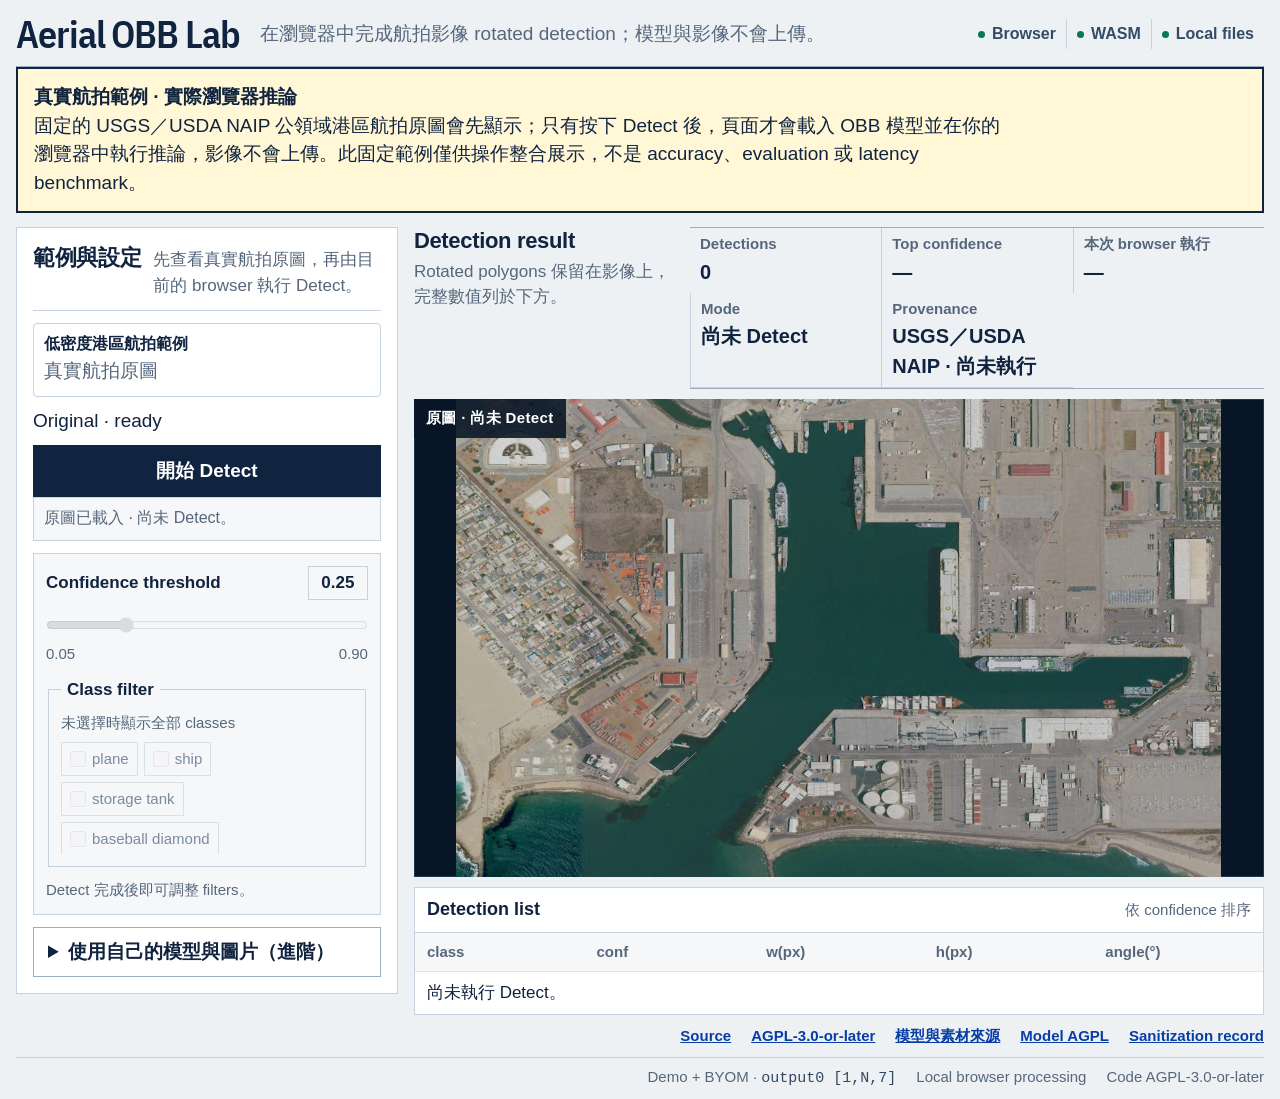
<file: demo/web/index.html>
<!doctype html>
<html lang="zh-Hant-TW">
<head>
  <meta charset="utf-8" />
  <meta name="viewport" content="width=device-width, initial-scale=1" />
  <meta name="color-scheme" content="light" />
  <meta name="theme-color" content="#edf1f4" />
  <title>Aerial OBB Lab · Browser-native rotated detection</title>
  <link rel="stylesheet" href="style.css" />
</head>
<body>
<a class="skip-link" href="#mainContent">跳至主要工作區</a>
<div class="page-shell">
  <header class="product-header">
    <div class="product-copy">
      <h1>Aerial OBB Lab</h1>
      <p>在瀏覽器中完成航拍影像 rotated detection；模型與影像不會上傳。</p>
    </div>
    <ul class="trust-signals" aria-label="執行方式">
      <li><span aria-hidden="true"></span>Browser</li>
      <li><span aria-hidden="true"></span>WASM</li>
      <li><span aria-hidden="true"></span>Local files</li>
    </ul>
  </header>

  <section id="claimBoundary" class="claim-boundary" aria-labelledby="claimTitle">
    <strong id="claimTitle">真實航拍範例 · 實際瀏覽器推論</strong>
    <p>固定的 USGS／USDA NAIP 公領域港區航拍原圖會先顯示；只有按下 Detect 後，頁面才會載入 OBB 模型並在你的瀏覽器中執行推論，影像不會上傳。此固定範例僅供操作整合展示，不是 accuracy、evaluation 或 latency benchmark。</p>
  </section>

  <main id="mainContent" tabindex="-1">
    <div id="workbench" class="workbench">
      <aside id="controlRail" class="control-rail" aria-labelledby="controlsTitle">
        <div class="rail-heading">
          <h2 id="controlsTitle">範例與設定</h2>
          <p>先查看真實航拍原圖，再由目前的 browser 執行 Detect。</p>
        </div>
        <article id="sampleCard" class="sample-card" aria-labelledby="demoSampleTitle">
          <div class="demo-sample-identity">
            <h3 id="demoSampleTitle">低密度港區航拍範例</h3>
            <p id="demoSampleKind">真實航拍原圖</p>
          </div>
          <p id="sampleState">Original · ready</p>
          <button id="demoDetectBtn" type="button" aria-describedby="claimTitle">開始 Detect</button>
          <button id="viewToggleBtn" class="secondary-action" type="button" hidden>查看原圖</button>
        </article>
        <p id="status" class="status" role="status" aria-live="polite">原圖已載入 · 尚未 Detect。</p>
        <button id="runtimeRetryBtn" class="runtime-retry" type="button" hidden>重試載入 Browser runtime</button>
        <div id="resultControls" class="result-controls" data-ready="false" aria-disabled="true">
          <div class="control-block threshold-control">
            <div class="control-label-row">
              <label for="confSlider">Confidence threshold</label>
              <output id="confVal" for="confSlider">0.25</output>
            </div>
            <input id="confSlider" name="confidence" type="range" min="0.05" max="0.9" step="0.05" value="0.25" disabled />
            <div class="range-scale" aria-hidden="true"><span>0.05</span><span>0.90</span></div>
          </div>
          <fieldset id="classFilter" class="class-filter">
            <legend>Class filter</legend>
            <p>未選擇時顯示全部 classes</p>
            <div id="classList" class="class-list"></div>
          </fieldset>
          <p id="filterAvailability">Detect 完成後即可調整 filters。</p>
        </div>
        <details id="byomPanel" class="byom-panel">
          <summary>使用自己的模型與圖片（進階）</summary>
          <div id="byomControls">
            <div class="file-stack">
              <label class="file-control model-picker" id="modelDrop" for="modelInput">
                <input type="file" id="modelInput" name="model" accept=".onnx,application/octet-stream" />
                <span class="file-kind">ONNX model</span>
                <strong id="modelLabel">選擇相容的 <code>.onnx</code> model</strong>
                <small>檔案只會由目前的 browser session 讀取</small>
              </label>
              <label class="file-control image-picker" id="fileDrop" for="fileInput">
                <input type="file" id="fileInput" name="image" accept="image/*" />
                <span class="file-kind">Aerial image</span>
                <strong id="fileLabel">選擇或拖放一張影像</strong>
                <small>支援 browser 可解碼的常見 image formats</small>
              </label>
            </div>
            <button id="detectBtn" type="button" disabled>執行 BYOM Detect</button>
          </div>
        </details>
      </aside>
      <section id="resultWorkspace" class="result-workspace" aria-labelledby="resultTitle">
        <div class="result-heading">
          <div class="result-heading-copy">
            <h2 id="resultTitle" tabindex="-1">Detection result</h2>
            <p>Rotated polygons 保留在影像上，完整數值列於下方。</p>
          </div>
          <dl class="result-summary" aria-label="Detection summary">
            <div><dt>Detections</dt><dd id="summaryCount">0</dd></div>
            <div><dt>Top confidence</dt><dd id="summaryTop">—</dd></div>
            <div><dt>本次 browser 執行</dt><dd id="runtimeValue">—</dd></div>
            <div class="mode-entry"><dt>Mode</dt><dd id="modeBadge">尚未 Detect</dd></div>
            <div class="mode-entry"><dt>Provenance</dt><dd id="provenanceValue">USGS／USDA NAIP · 尚未執行</dd></div>
          </dl>
        </div>
        <div id="resultViewport" class="result-viewport">
          <figure id="demoFigure" class="viewport-original">
            <figcaption id="demoFigureLabel">原圖 · 尚未 Detect</figcaption>
            <img id="demoOriginalImage" src="samples/harbor.jpg" width="1280" height="800"
                 alt="低密度港區的真實航拍原圖" />
            <img id="viewportByomImage" hidden alt="使用者選擇的航拍影像" />
          </figure>
          <div class="canvas-frame" id="canvasFrame" hidden>
            <canvas id="canvas" aria-label="Oriented detection result" aria-describedby="canvasDescription"></canvas>
            <p id="canvasDescription" class="visually-hidden">尚無 detection result。</p>
          </div>
        </div>
        <section class="detections" aria-labelledby="tableTitle">
          <div class="table-heading">
            <h3 id="tableTitle">Detection list</h3>
            <span>依 confidence 排序</span>
          </div>
          <div class="table-scroll" tabindex="0" aria-label="Detection results table">
            <table id="resultsTable">
              <thead>
                <tr>
                  <th scope="col">class</th><th scope="col">conf</th><th scope="col">w(px)</th>
                  <th scope="col">h(px)</th><th scope="col">angle(°)</th>
                </tr>
              </thead>
              <tbody id="resultsBody">
                <tr data-empty="true"><td colspan="5">尚未執行 Detect。</td></tr>
              </tbody>
            </table>
          </div>
        </section>
      </section>
    </div>
  </main>

  <nav class="source-links" aria-label="Project links">
    <a href="https://github.com/kuotunyu/aerial-obb-lab">Source</a>
    <a href="https://github.com/kuotunyu/aerial-obb-lab/blob/main/LICENSE">AGPL-3.0-or-later</a>
    <a href="THIRD_PARTY_NOTICES.md">模型與素材來源</a>
    <a href="third_party/ULTRALYTICS-AGPL-3.0.txt">Model AGPL</a>
    <a href="third_party/yolo26n-obb-privacy-sanitization.json">Sanitization record</a>
  </nav>

  <footer>
    <span>Demo + BYOM · <code>output0 [1,N,7]</code></span>
    <span>Local browser processing</span>
    <span>Code AGPL-3.0-or-later</span>
  </footer>
</div>
<script src="obb.js"></script>
<script src="demo-assets.js"></script>
<script src="app.js"></script>
</body>
</html>
</file>
<file: demo/web/style.css>
@font-face {
  font-family: "IBM Plex Sans Condensed";
  src: url("fonts/IBMPlexSansCondensed-SemiBold.woff2") format("woff2");
  font-style: normal;
  font-weight: 600;
  font-display: swap;
}

:root {
  color-scheme: light;
  --font-body: 19px;
  --content-max: 1760px;
  --page: #edf1f4;
  --surface: #ffffff;
  --surface-muted: #f5f7f9;
  --ink: #10233f;
  --ink-secondary: #344b66;
  --muted: #56677c;
  --line: #c7d2df;
  --line-strong: #9dadbf;
  --canvas: #081526;
  --canvas-line: #203651;
  --accent: #165dff;
  --accent-hover: #0b4de1;
  --accent-soft: #eaf0ff;
  --accent-ink: #073da5;
  --running-line: #a9bde9;
  --running-ink: #17499f;
  --success: #087858;
  --success-soft: #e6f5ef;
  --success-line: #9ecfbe;
  --warning: #865700;
  --danger: #b42318;
  --danger-soft: #fff0ee;
  --danger-line: #efb0aa;
  --disabled: #aab8c9;
  --focus: #005fcc;
  --code-ink: #334861;
  --radius: 0;
  --radius-small: 0;
}

* {
  box-sizing: border-box;
}

[hidden] {
  display: none !important;
}

html {
  background: var(--page);
}

body {
  margin: 0;
  color: var(--ink);
  background: var(--page);
  font-family: Aptos, "Segoe UI Variable", "Noto Sans TC", "Microsoft JhengHei", sans-serif;
  font-size: var(--font-body);
  line-height: 1.5;
  text-rendering: optimizeLegibility;
}

.skip-link {
  position: fixed;
  top: 0;
  left: 0;
  z-index: 10;
  width: 1px;
  height: 1px;
  padding: 0;
  margin: -1px;
  overflow: hidden;
  clip: rect(0 0 0 0);
  clip-path: inset(50%);
  white-space: nowrap;
}

.skip-link:focus-visible {
  width: auto;
  height: auto;
  padding: 10px 14px;
  margin: 0;
  overflow: visible;
  clip: auto;
  clip-path: none;
  outline: 3px solid var(--focus);
  outline-offset: 2px;
  background: var(--ink);
  color: var(--surface);
  font-weight: 750;
  text-decoration: none;
}

button,
input {
  font: inherit;
}

button,
label,
input[type="range"] {
  -webkit-tap-highlight-color: transparent;
}

code,
output,
td,
.trust-signals {
  font-variant-numeric: tabular-nums;
}

.page-shell {
  width: calc(100% - 32px);
  max-width: var(--content-max);
  margin: 0 auto;
  padding: 14px 0 10px;
}

.product-header {
  display: grid;
  grid-template-columns: max-content minmax(320px, 1fr) max-content;
  align-items: center;
  gap: 20px;
  padding: 0 0 12px;
  border-bottom: 1px solid var(--line-strong);
}

.claim-boundary {
  border: 2px solid var(--ink);
  background: #fff7d6;
  padding: 14px 16px;
  margin-bottom: 14px;
}

.claim-boundary h2 {
  margin: 0 0 6px;
  font-size: 1.15rem;
}

.claim-boundary p {
  margin: 0;
  max-width: 92ch;
}

.product-copy {
  display: contents;
}

.product-copy h1 {
  margin: 0;
  font-family: "IBM Plex Sans Condensed", "Arial Narrow", sans-serif;
  font-size: clamp(38px, 3vw, 42px);
  font-weight: 600;
  line-height: 1.05;
  letter-spacing: -0.028em;
}

.product-copy p {
  max-width: none;
  margin: 0;
  color: var(--muted);
  font-size: 19px;
  line-height: 1.4;
}

.trust-signals {
  display: flex;
  flex: 0 0 auto;
  gap: 0;
  padding: 0;
  margin: 0;
  list-style: none;
}

.trust-signals li {
  display: inline-flex;
  align-items: center;
  gap: 7px;
  min-height: 30px;
  padding: 2px 10px;
  border-left: 1px solid var(--line);
  border-radius: 0;
  background: transparent;
  color: var(--ink-secondary);
  font-size: 16px;
  font-weight: 720;
}

.trust-signals li:first-child {
  border-left: 0;
}

.trust-signals li span {
  width: 7px;
  height: 7px;
  border-radius: 50%;
  background: var(--success);
}

.workbench {
  display: grid;
  grid-template-columns: minmax(320px, 31fr) minmax(0, 69fr);
  gap: 16px;
  align-items: start;
  margin-top: 12px;
}

.control-rail {
  min-width: 0;
  padding: 16px;
  border: 1px solid var(--line);
  border-radius: var(--radius);
  background: var(--surface);
}

.sample-card {
  display: grid;
  gap: 10px;
  margin-top: 12px;
}

.sample-card button,
.sample-card .secondary-action {
  grid-column: 1 / -1;
}

.sample-card p {
  margin: 0;
}

.demo-sample-identity {
  display: grid;
  gap: 2px;
  margin: 0;
  padding: 10px;
  border: 1px solid var(--line);
  border-radius: 4px;
  background: var(--surface);
}

.demo-sample-identity h3 { margin: 0; font-size: 1rem; }
.demo-sample-identity p { color: var(--muted); }

.result-viewport {
  position: relative;
  display: grid;
  aspect-ratio: 16 / 9;
  min-height: min(410px, 68vh);
  max-height: 68vh;
  overflow: hidden;
  outline: 1px solid var(--canvas-line);
  outline-offset: -1px;
  background: var(--canvas);
}

.viewport-original,
.canvas-frame {
  grid-area: 1 / 1;
  width: 100%;
  height: 100%;
  min-height: 0;
  margin: 0;
}

.viewport-original {
  position: relative;
}

.viewport-original figcaption {
  position: absolute;
  top: 0;
  left: 0;
  z-index: 2;
  padding: 8px 12px;
  background: rgba(8, 21, 38, 0.88);
  color: #ffffff;
  font-size: 15px;
  font-weight: 760;
  letter-spacing: 0.025em;
}

.viewport-original img,
.canvas-frame canvas {
  position: absolute;
  inset: 0;
  display: block;
  width: 100%;
  height: 100%;
  max-height: none;
  object-fit: contain;
}

.rail-heading,
.result-heading,
.table-heading {
  display: flex;
  justify-content: space-between;
  gap: 18px;
}

.rail-heading {
  display: grid;
  grid-template-columns: max-content minmax(0, 1fr);
  align-items: baseline;
  gap: 12px;
  padding-bottom: 12px;
  border-bottom: 1px solid var(--line);
}

.rail-heading p {
  margin: 0;
}

h2,
h3,
p {
  margin-top: 0;
}

h2 {
  margin-bottom: 4px;
  font-size: 22px;
  font-weight: 780;
  line-height: 1.25;
  letter-spacing: -0.015em;
}

h3 {
  margin-bottom: 0;
  font-size: 18px;
  line-height: 1.3;
}

.rail-heading p,
.result-heading p {
  max-width: none;
  margin-bottom: 0;
  color: var(--muted);
  font-size: 17px;
}

.file-stack {
  display: grid;
  gap: 8px;
  margin-top: 6px;
}

#demoDetectBtn,
.secondary-action {
  width: 100%;
  min-height: 52px;
  border: 2px solid var(--ink);
  border-radius: 0;
  background: var(--ink);
  color: #ffffff;
  font-weight: 780;
  cursor: pointer;
}

.secondary-action {
  background: var(--surface-muted);
  color: var(--ink);
}

#demoDetectBtn:hover:not(:disabled),
.secondary-action:hover {
  border-color: var(--accent);
  background: var(--accent-soft);
  color: var(--accent-ink);
}

#demoDetectBtn:focus-visible,
.secondary-action:focus-visible {
  outline: 3px solid var(--focus);
  outline-offset: 3px;
}

#demoDetectBtn:disabled {
  border-color: var(--disabled);
  background: var(--disabled);
  cursor: wait;
}

.file-control {
  position: relative;
  display: grid;
  min-height: 86px;
  padding: 6px 42px 6px 14px;
  overflow: hidden;
  border: 1px solid var(--line);
  border-radius: var(--radius-small);
  background: var(--surface-muted);
  cursor: pointer;
  align-content: center;
  row-gap: 1px;
  transition: border-color 140ms ease-out, background-color 140ms ease-out;
}

.file-control::after {
  position: absolute;
  top: 50%;
  right: 16px;
  width: 14px;
  height: 14px;
  border-top: 2px solid var(--accent);
  border-right: 2px solid var(--accent);
  content: "";
  transform: translateY(-50%) rotate(45deg);
}

.file-control:hover {
  border-color: var(--accent);
  background: #f0f4ff;
}

.file-control:focus-within {
  outline: 3px solid var(--focus);
  outline-offset: 3px;
}

.file-control.dragover {
  border-color: var(--accent);
  background: var(--accent-soft);
}

.file-control input {
  position: absolute;
  inset: 0;
  width: 100%;
  height: 100%;
  cursor: pointer;
  opacity: 0;
}

.file-kind {
  color: var(--muted);
  font-size: 15px;
  font-weight: 760;
  line-height: 1.3;
  letter-spacing: 0.035em;
  text-transform: uppercase;
}

.file-control strong {
  align-self: center;
  overflow: hidden;
  color: var(--ink);
  font-size: 18px;
  font-weight: 760;
  line-height: 1.35;
  text-overflow: ellipsis;
  white-space: nowrap;
}

.file-control small {
  color: var(--muted);
  font-size: 15px;
  line-height: 1.3;
}

.control-block,
.class-filter {
  margin-top: 14px;
}

.control-label-row {
  display: flex;
  align-items: baseline;
  justify-content: space-between;
  gap: 16px;
}

.control-label-row label,
.class-filter legend {
  color: var(--ink);
  font-size: 17px;
  font-weight: 750;
}

#confVal {
  min-width: 60px;
  padding: 3px 8px;
  border: 1px solid var(--line);
  border-radius: 0;
  background: var(--surface-muted);
  text-align: center;
  font-size: 17px;
  font-weight: 780;
}

input[type="range"] {
  display: block;
  width: 100%;
  min-height: 44px;
  margin: 3px 0 -4px;
  accent-color: var(--accent);
}

input[type="range"]:focus-visible {
  outline: 3px solid var(--focus);
  outline-offset: 2px;
  border-radius: 0;
}

.range-scale {
  display: flex;
  justify-content: space-between;
  color: var(--muted);
  font-size: 15px;
}

.class-filter {
  min-width: 0;
  padding: 10px 12px 12px;
  border: 1px solid var(--line);
  border-radius: var(--radius-small);
}

.class-filter legend {
  padding: 0 6px;
}

.class-filter > p {
  margin: -1px 0 8px;
  color: var(--muted);
  font-size: 15px;
}

.class-list {
  display: flex;
  flex-wrap: wrap;
  gap: 6px;
  max-height: 112px;
  overflow-y: auto;
  scrollbar-gutter: stable;
}

.class-list label {
  position: relative;
  display: inline-flex;
  align-items: center;
  min-height: 34px;
  padding: 4px 8px;
  border: 1px solid var(--line);
  border-radius: 0;
  color: var(--ink-secondary);
  font-size: 15px;
  cursor: pointer;
}

.class-list label:has(input:checked) {
  border-color: var(--accent);
  background: var(--accent-soft);
  color: var(--accent-ink);
  font-weight: 720;
}

.class-list input {
  width: 16px;
  height: 16px;
  margin: 0 6px 0 0;
  accent-color: var(--accent);
}

.class-list input:focus-visible {
  outline: 2px solid var(--focus);
  outline-offset: 2px;
}

.action-zone {
  margin-top: 14px;
}

.status {
  min-height: 44px;
  margin-bottom: 8px;
  padding: 8px 10px;
  border: 1px solid var(--line);
  border-radius: var(--radius-small);
  background: var(--surface-muted);
  color: var(--muted);
  font-size: 16px;
}

.status[data-kind="running"] {
  border-color: var(--running-line);
  background: var(--accent-soft);
  color: var(--running-ink);
}

.status[data-kind="success"] {
  border-color: var(--success-line);
  background: var(--success-soft);
  color: var(--success);
}

.status[data-kind="error"] {
  border-color: var(--danger-line);
  background: var(--danger-soft);
  color: var(--danger);
}

.runtime-retry {
  width: 100%;
  min-height: 44px;
  margin-bottom: 8px;
  border: 1px solid var(--accent);
  border-radius: var(--radius-small);
  background: var(--surface);
  color: var(--accent-ink);
  font-weight: 700;
  cursor: pointer;
}

.runtime-retry:hover {
  background: var(--accent-soft);
}

.runtime-retry:focus-visible {
  outline: 3px solid var(--focus);
  outline-offset: 3px;
}

#detectBtn {
  width: 100%;
  min-height: 48px;
  border: 0;
  border-radius: var(--radius-small);
  background: var(--accent);
  color: #ffffff;
  font-size: 19px;
  font-weight: 780;
  cursor: pointer;
  transition: background-color 140ms ease-out;
}

#detectBtn:hover:not(:disabled) {
  background: var(--accent-hover);
}

#detectBtn:focus-visible {
  outline: 3px solid var(--focus);
  outline-offset: 3px;
}

#detectBtn:disabled {
  background: var(--disabled);
  color: #f6f8fb;
  cursor: not-allowed;
}

.result-workspace {
  display: flex;
  flex-direction: column;
  min-width: 0;
}

.class-list label:has(input:disabled) {
  cursor: not-allowed;
  opacity: 0.62;
}

.result-controls {
  display: grid;
  grid-template-columns: minmax(0, 1fr);
  gap: 12px;
  margin-top: 12px;
  padding: 12px;
  border: 1px solid var(--line);
  background: var(--surface);
}

.result-controls[data-ready="false"] {
  background: var(--surface-muted);
}

.result-controls :disabled {
  cursor: not-allowed;
  opacity: 0.62;
}

#filterAvailability {
  grid-column: 1 / -1;
  margin: 0;
  color: var(--muted);
  font-size: 15px;
}

.result-controls .control-block,
.result-controls .class-filter {
  margin-top: 0;
}

.byom-panel {
  margin-top: 12px;
  border: 1px solid var(--line-strong);
  background: var(--surface);
}

.byom-panel summary {
  min-height: 48px;
  padding: 10px 14px;
  color: var(--ink);
  font-weight: 780;
  cursor: pointer;
}

.byom-panel summary:focus-visible {
  outline: 3px solid var(--focus);
  outline-offset: 3px;
}

#byomControls {
  display: grid;
  gap: 12px;
  padding: 12px;
  border-top: 1px solid var(--line);
}

#byomControls .file-stack {
  grid-template-columns: minmax(0, 1fr);
}

.result-heading {
  min-height: 64px;
  align-items: flex-start;
  padding: 0 0 10px;
}

.result-summary {
  display: grid;
  grid-template-columns: repeat(3, minmax(110px, 1fr));
  min-width: min(100%, 440px);
  margin: 0;
  border-top: 1px solid var(--line-strong);
  border-bottom: 1px solid var(--line-strong);
}

.result-summary div {
  padding: 5px 10px 6px;
}

.result-summary div + div {
  border-left: 1px solid var(--line);
}

.mode-entry {
  border-bottom: 1px solid var(--line);
  padding-bottom: 14px;
}

.result-summary dt {
  color: var(--muted);
  font-size: 15px;
  font-weight: 680;
}

.result-summary dd {
  margin: 1px 0 0;
  font-size: 20px;
  font-weight: 790;
}

.canvas-frame {
  position: relative;
  display: grid;
  overflow: hidden;
  place-items: center;
}

.canvas-frame.has-results canvas {
  animation: result-reveal 320ms cubic-bezier(0.16, 1, 0.3, 1);
}

@keyframes result-reveal {
  from {
    clip-path: inset(0 100% 0 0);
  }

  to {
    clip-path: inset(0);
  }
}

canvas {
  position: relative;
  z-index: 1;
  background: transparent;
}

.visually-hidden {
  position: absolute;
  width: 1px;
  height: 1px;
  padding: 0;
  margin: -1px;
  overflow: hidden;
  clip: rect(0 0 0 0);
  clip-path: inset(50%);
  white-space: nowrap;
  border: 0;
}

.canvas-empty {
  position: absolute;
  inset: 50% auto auto 50%;
  margin: 0;
  color: #70839b;
  font-size: 15px;
  font-weight: 750;
  letter-spacing: 0.11em;
  transform: translate(-50%, -50%);
}

.canvas-frame:has(canvas[width]:not([width="300"])) .canvas-empty {
  display: none;
}

.detections {
  margin-top: 10px;
  overflow: hidden;
  border: 1px solid var(--line);
  border-radius: var(--radius);
  background: var(--surface);
}

.table-heading {
  align-items: baseline;
  padding: 10px 12px;
  border-bottom: 1px solid var(--line);
}

.table-heading span {
  color: var(--muted);
  font-size: 15px;
}

.table-scroll {
  max-height: 280px;
  overflow: auto;
}

.table-scroll:focus-visible {
  outline: 3px solid var(--focus);
  outline-offset: -3px;
}

table {
  width: 100%;
  border-collapse: collapse;
  font-size: 17px;
  white-space: nowrap;
}

th,
td {
  min-width: 92px;
  padding: 8px 12px;
  border-bottom: 1px solid #dde4ec;
  text-align: left;
}

th {
  position: sticky;
  top: 0;
  z-index: 2;
  background: var(--surface-muted);
  color: var(--muted);
  font-size: 15px;
  font-weight: 760;
}

tbody tr:last-child td {
  border-bottom: 0;
}

tbody tr:nth-child(even) {
  background: #f8fafb;
}

footer {
  display: flex;
  flex-wrap: wrap;
  gap: 8px 20px;
  justify-content: flex-end;
  margin-top: 10px;
  padding: 8px 0 0;
  border-top: 1px solid var(--line);
  color: var(--muted);
  font-size: 15px;
}

.source-links {
  display: flex;
  flex-wrap: wrap;
  gap: 8px 20px;
  justify-content: flex-end;
  margin-top: 10px;
  color: var(--muted);
  font-size: 15px;
}

.source-links a {
  color: var(--accent-ink);
  font-weight: 720;
}

.source-links a:focus-visible {
  outline: 3px solid var(--focus);
  outline-offset: 3px;
}

footer code {
  color: var(--code-ink);
  font-family: Consolas, "Cascadia Mono", monospace;
}

@media (max-width: 1100px) {
  .result-heading {
    display: block;
  }

  .result-summary {
    width: 100%;
    margin-top: 12px;
  }
}

@media (max-width: 959px) {
  .page-shell {
    width: calc(100% - 20px);
    padding-top: 10px;
  }

  .product-header {
    display: block;
    padding-bottom: 12px;
  }

  .product-copy {
    display: block;
  }

  .product-copy h1 {
    font-size: 36px;
  }

  .product-copy p {
    font-size: 18px;
  }

  .trust-signals {
    margin-top: 10px;
  }

  .workbench {
    display: flex;
    flex-direction: column;
    align-items: stretch;
    gap: 14px;
    margin-top: 12px;
  }

  #controlRail,
  #resultWorkspace,
  .result-heading {
    display: contents;
  }

  .rail-heading {
    order: 1;
    padding: 14px;
    border: 1px solid var(--line);
    background: var(--surface);
  }

  .sample-card {
    order: 2;
    margin-top: 0;
    padding: 14px;
    border: 1px solid var(--line);
    background: var(--surface);
  }

  #status {
    order: 3;
    margin: 0;
  }

  #runtimeRetryBtn {
    order: 4;
    margin: 0;
  }

  .result-heading-copy {
    order: 5;
    padding: 14px;
    border: 1px solid var(--line);
    background: var(--surface);
  }

  #resultViewport {
    order: 6;
  }

  .result-summary {
    order: 7;
    width: 100%;
    margin-top: 0;
    background: var(--surface);
  }

  #resultControls {
    order: 8;
    margin-top: 0;
  }

  .detections {
    order: 9;
    width: 100%;
    min-width: 0;
    margin-top: 0;
  }

  #byomPanel {
    order: 10;
    margin-top: 0;
  }

  .result-viewport {
    min-height: min(320px, 68vh);
  }

  footer {
    justify-content: flex-start;
  }
}

@media (max-width: 560px) {
  .page-shell {
    width: calc(100% - 16px);
  }

  .trust-signals {
    flex-wrap: wrap;
  }

  .result-summary {
    grid-template-columns: 1fr 1fr;
  }

  .result-summary div:last-child {
    grid-column: 1 / -1;
    border-top: 1px solid var(--line);
    border-left: 0;
  }

  .source-links {
    justify-content: flex-start;
  }

  .result-viewport {
    min-height: 0;
  }
}

@media (prefers-reduced-motion: reduce) {
  *,
  *::before,
  *::after {
    scroll-behavior: auto !important;
    transition-duration: 0.01ms !important;
  }

  .canvas-frame.has-results canvas {
    animation: none;
  }
}
</file>
